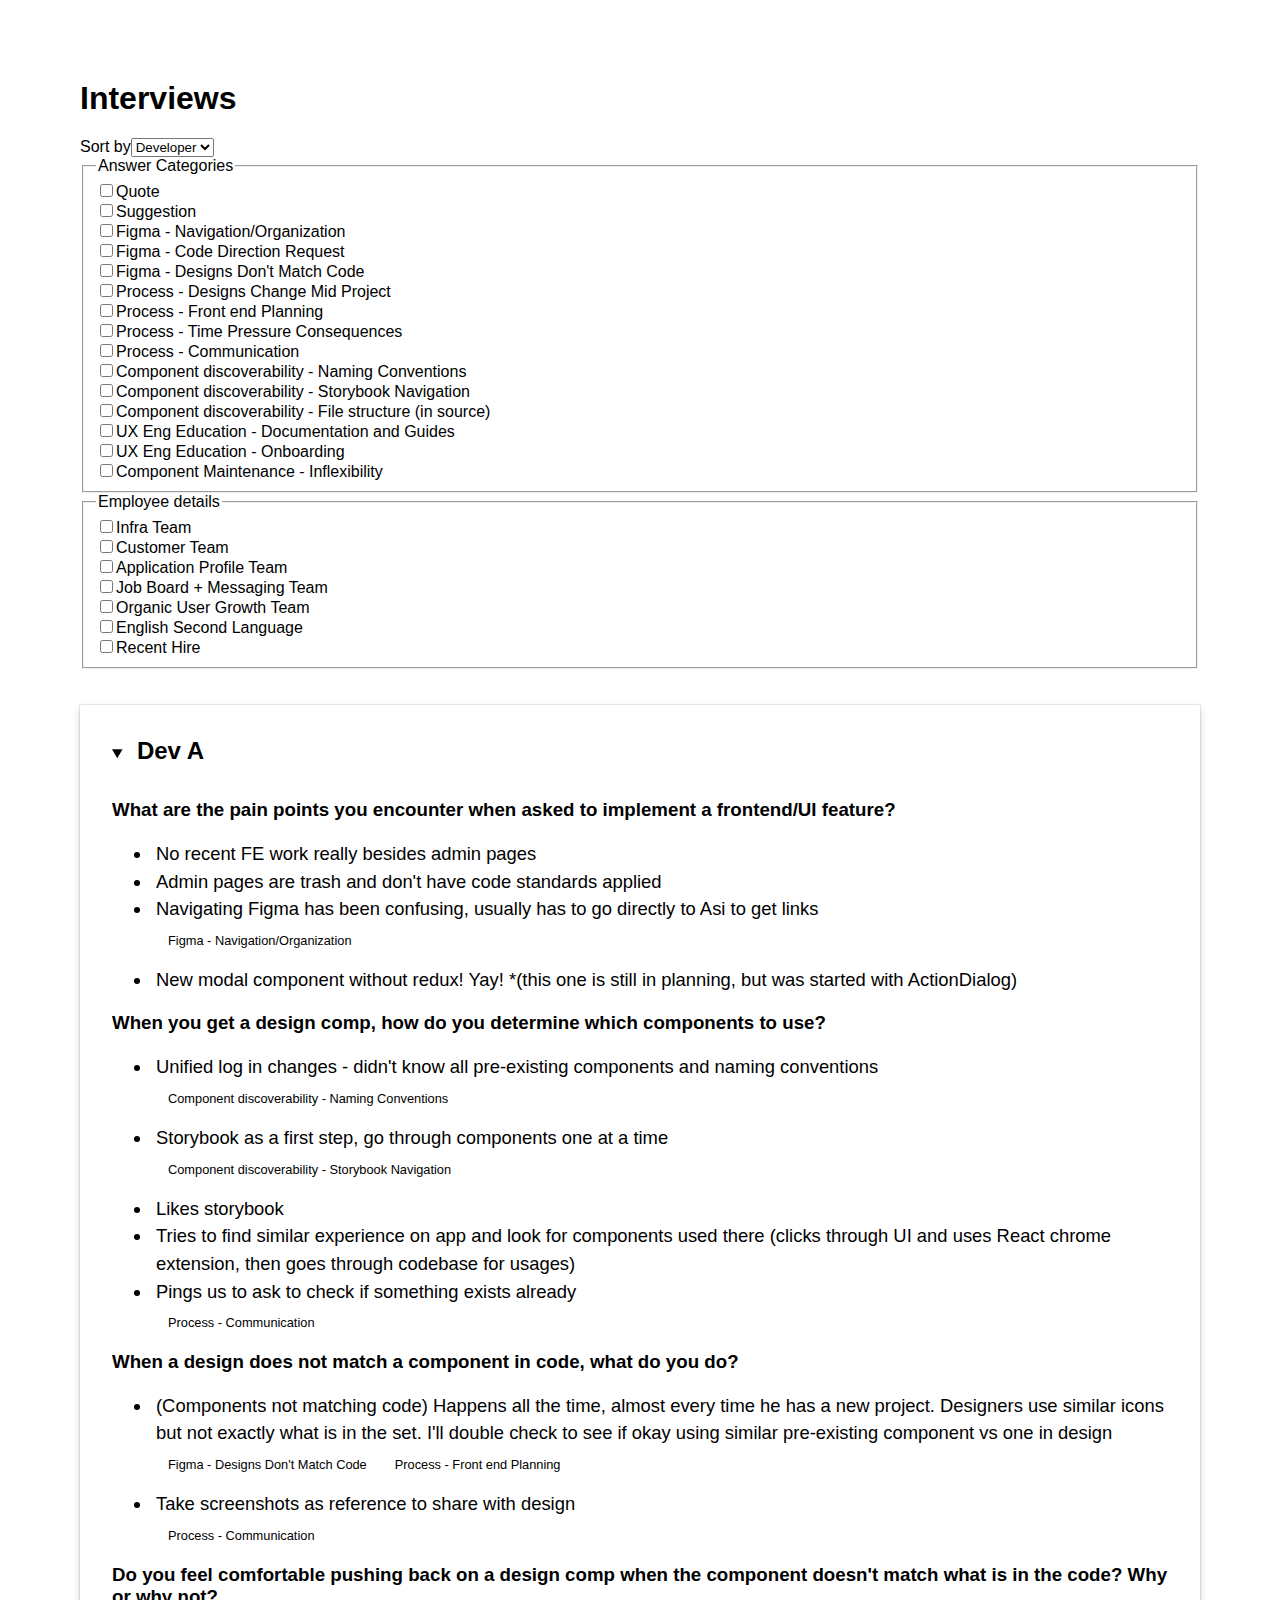
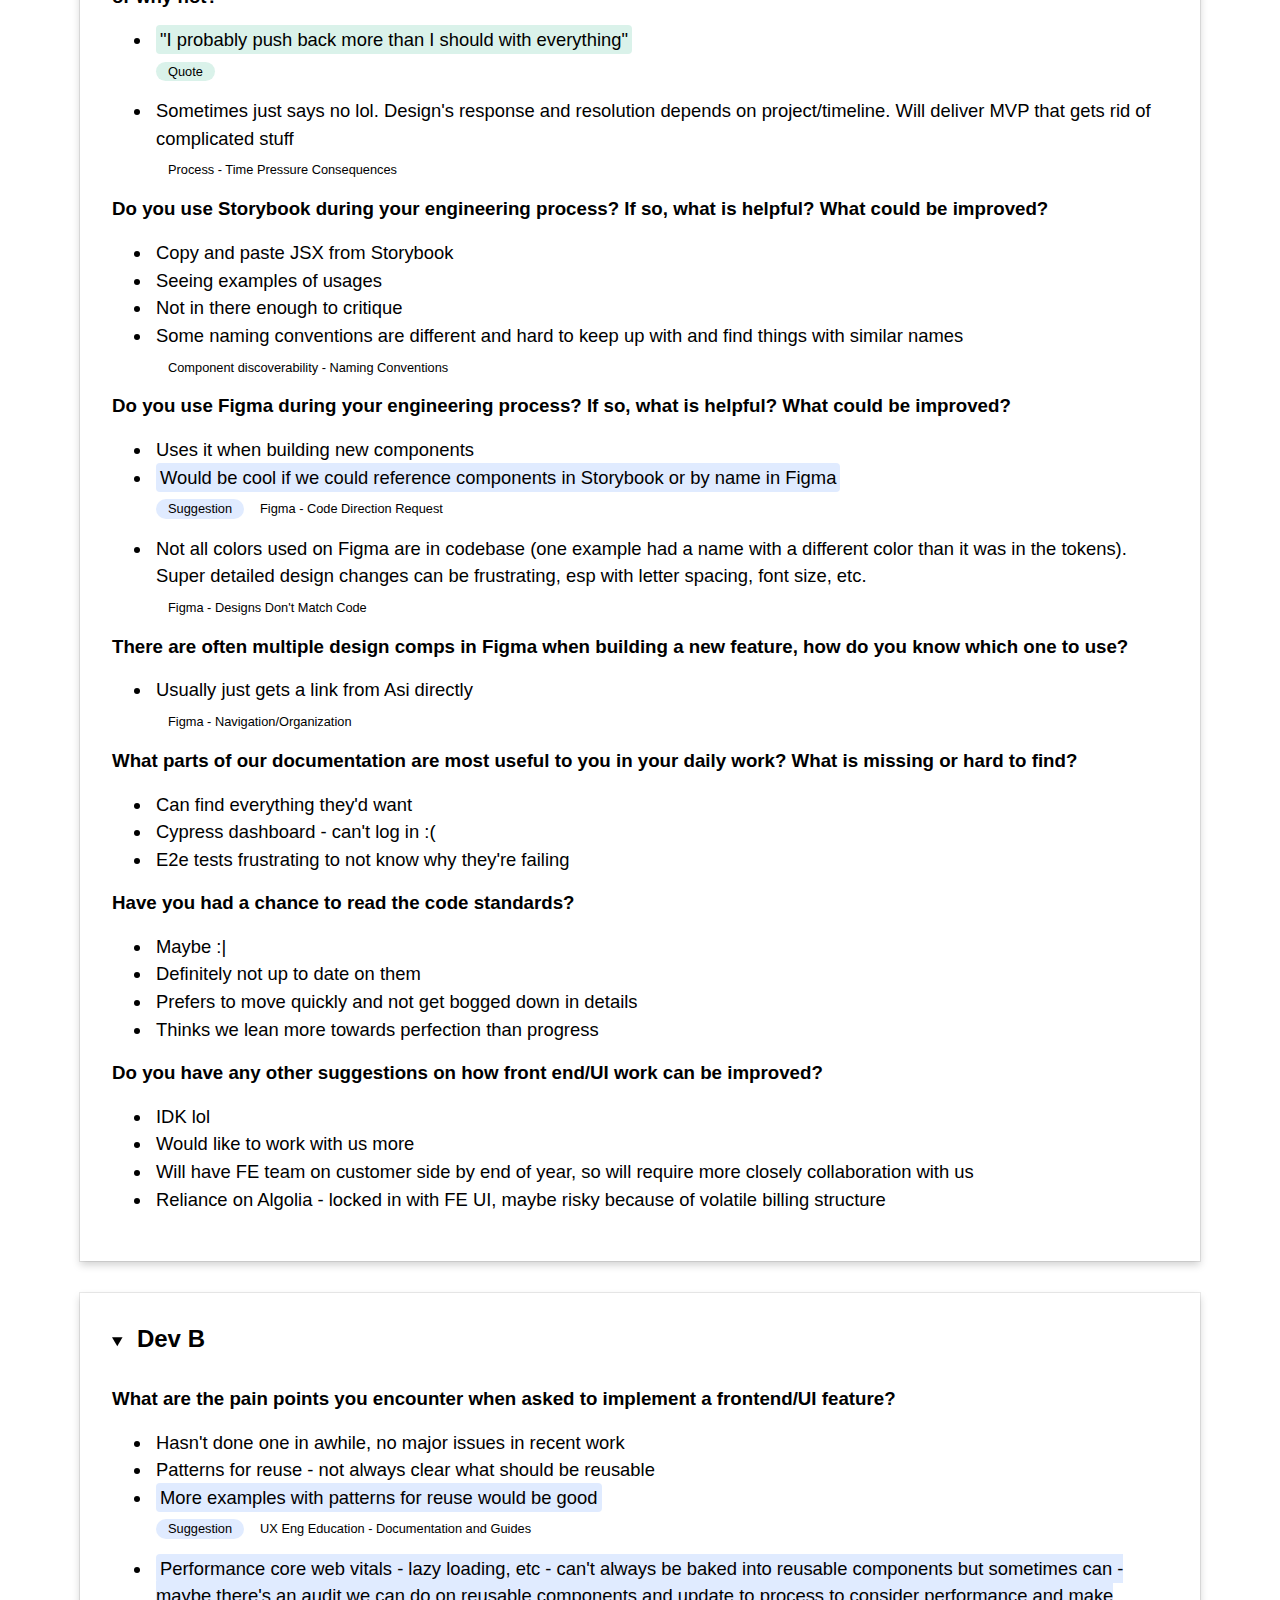
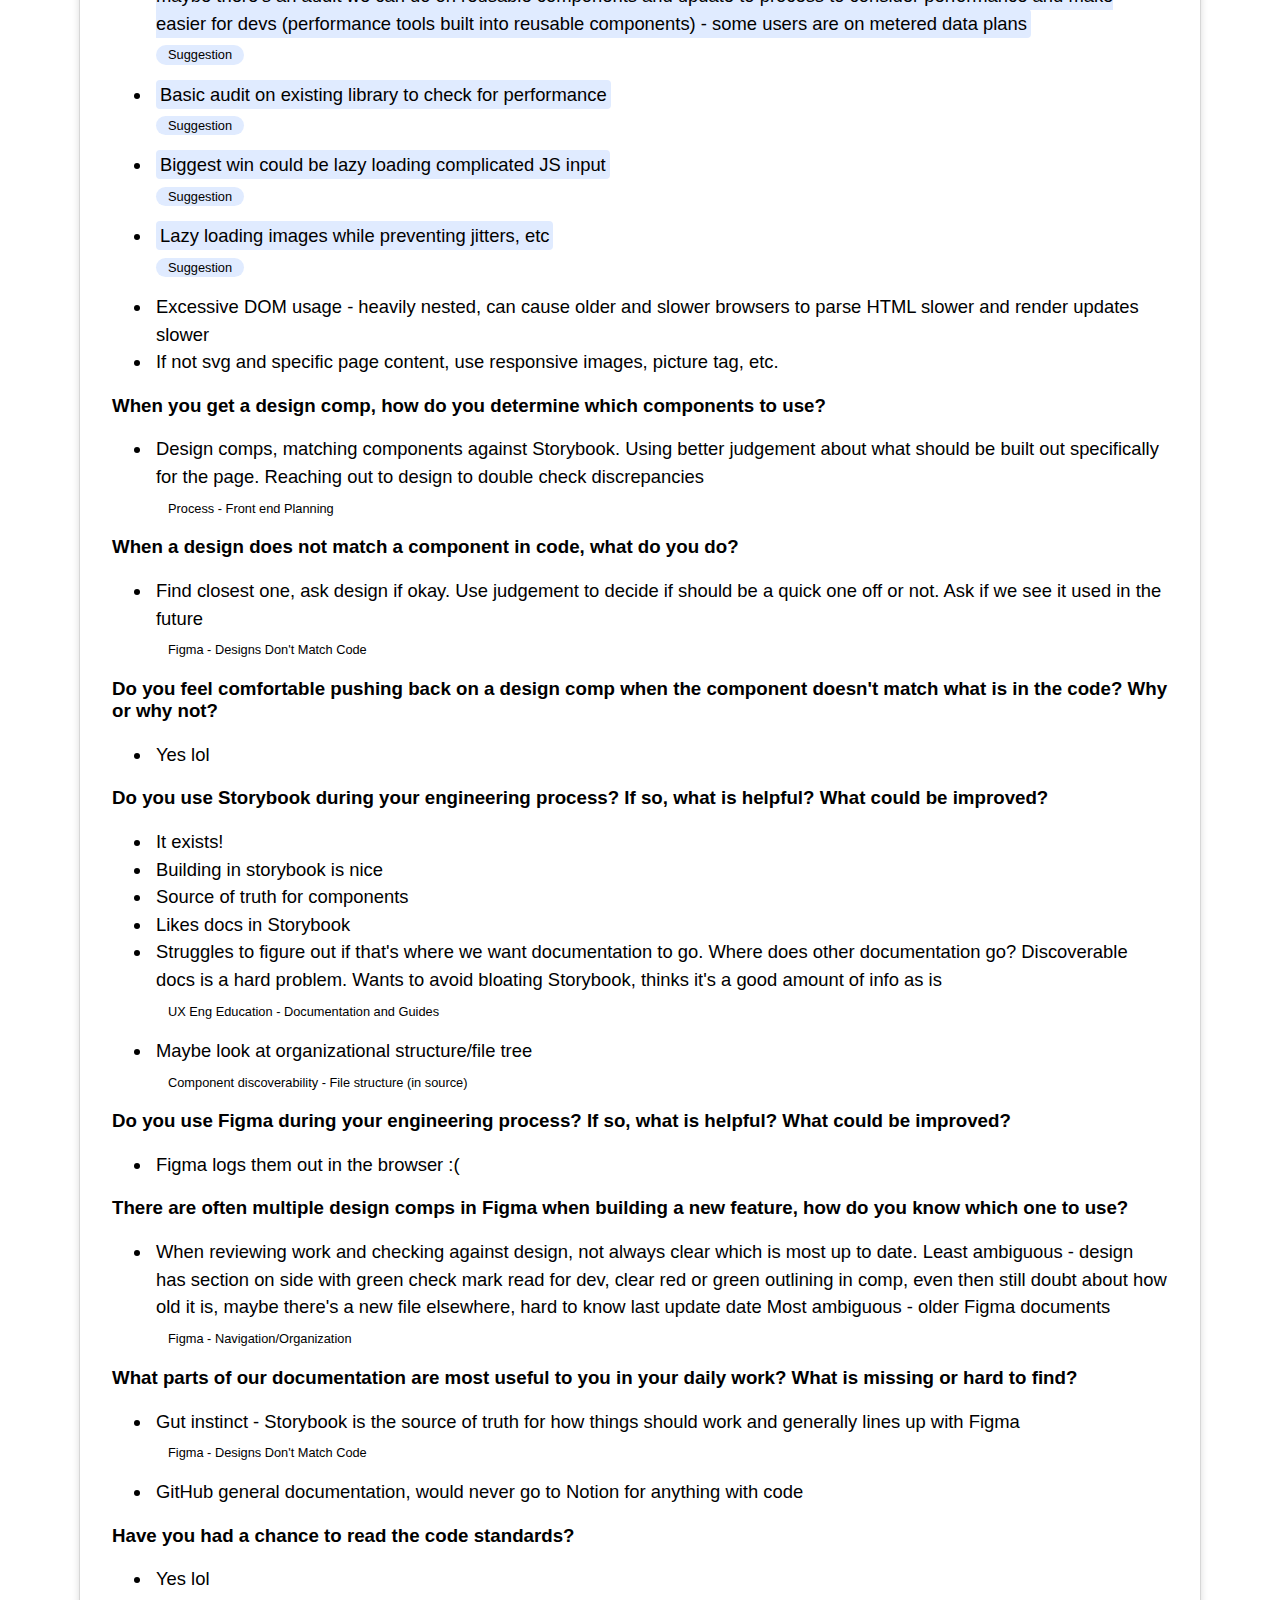
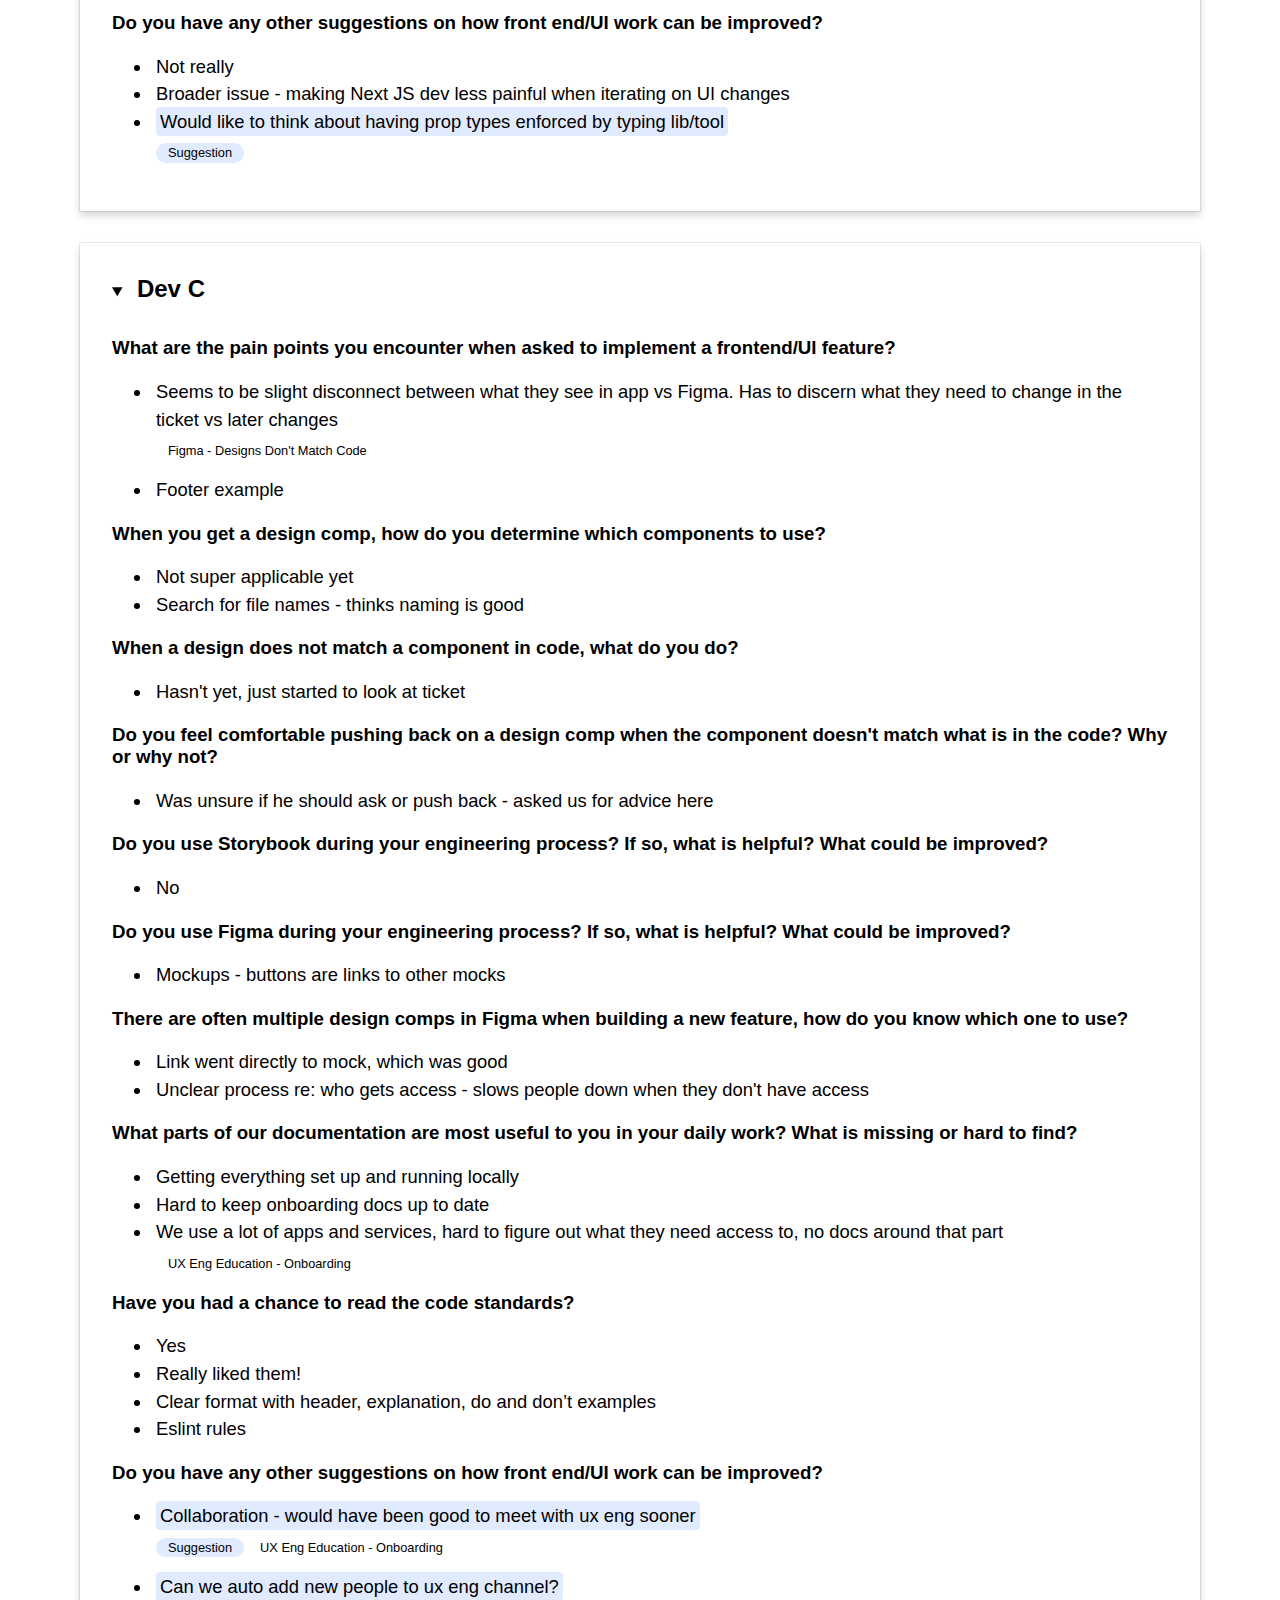
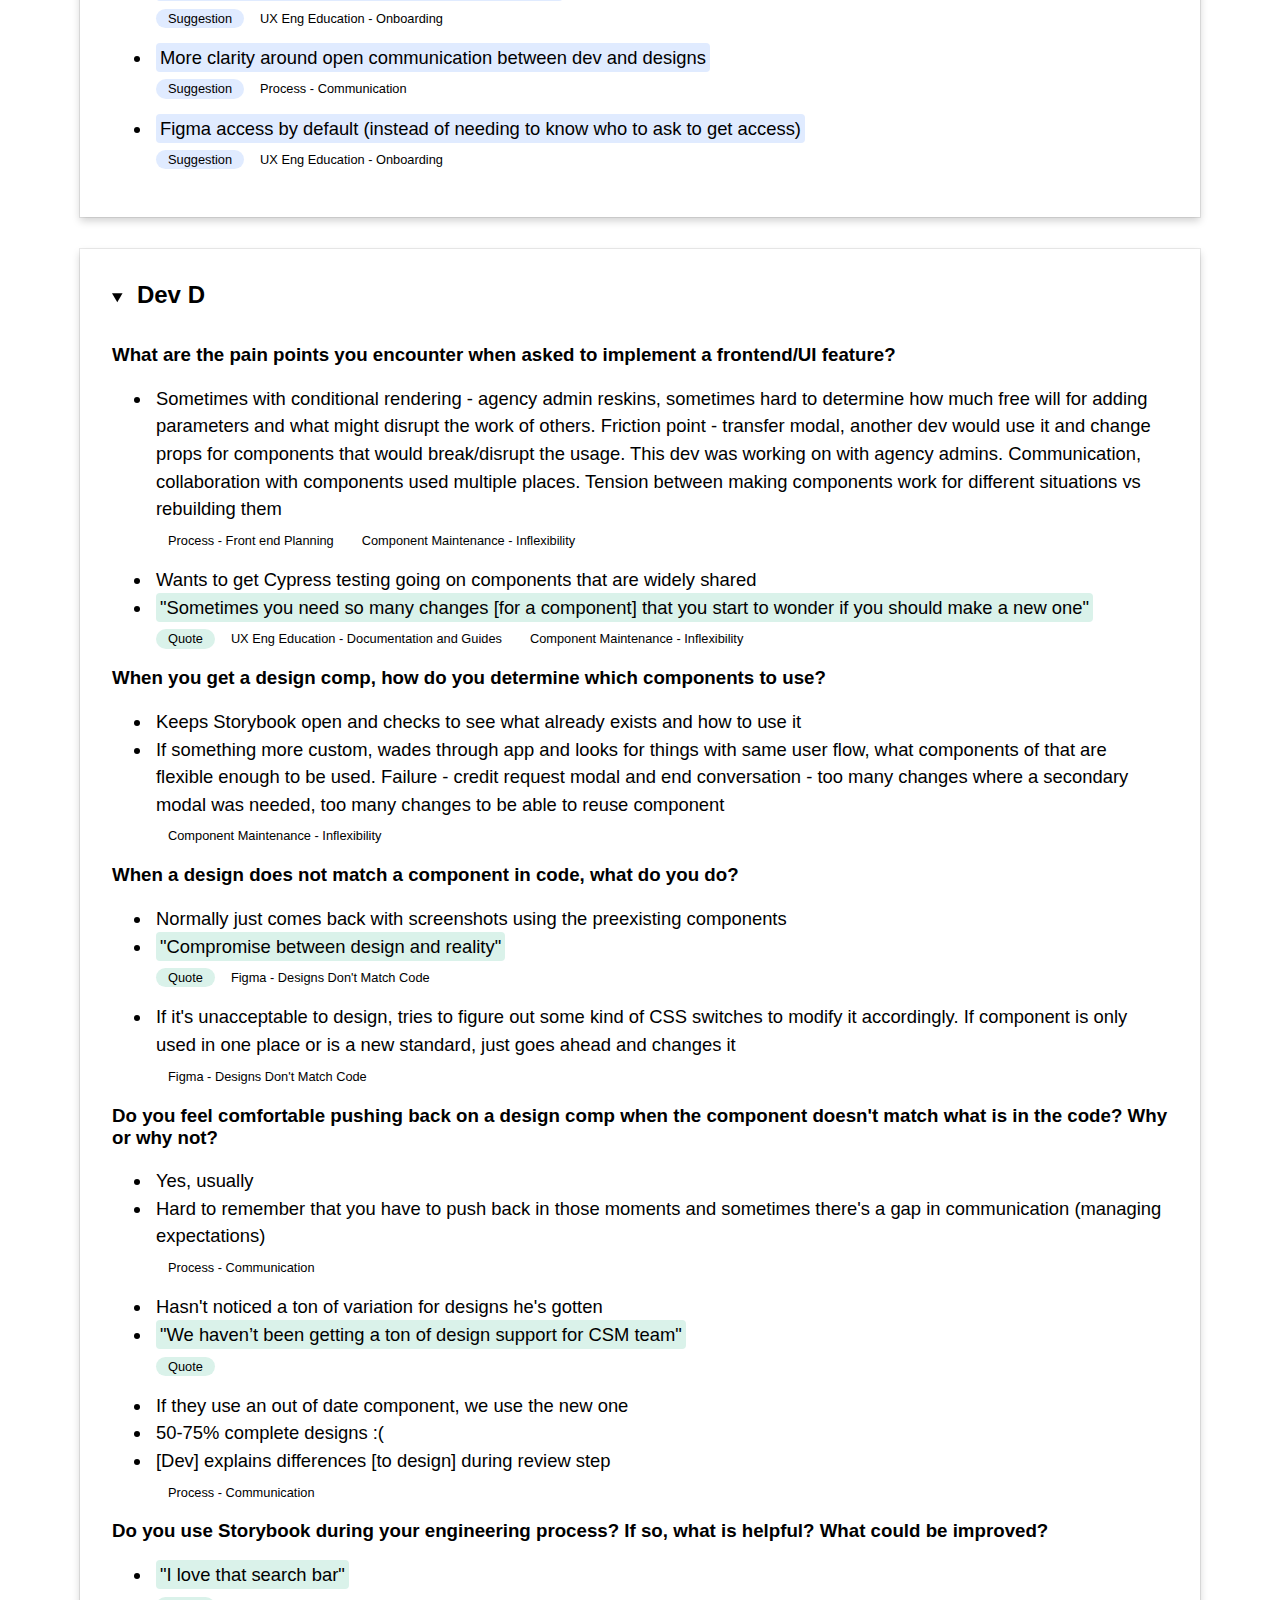
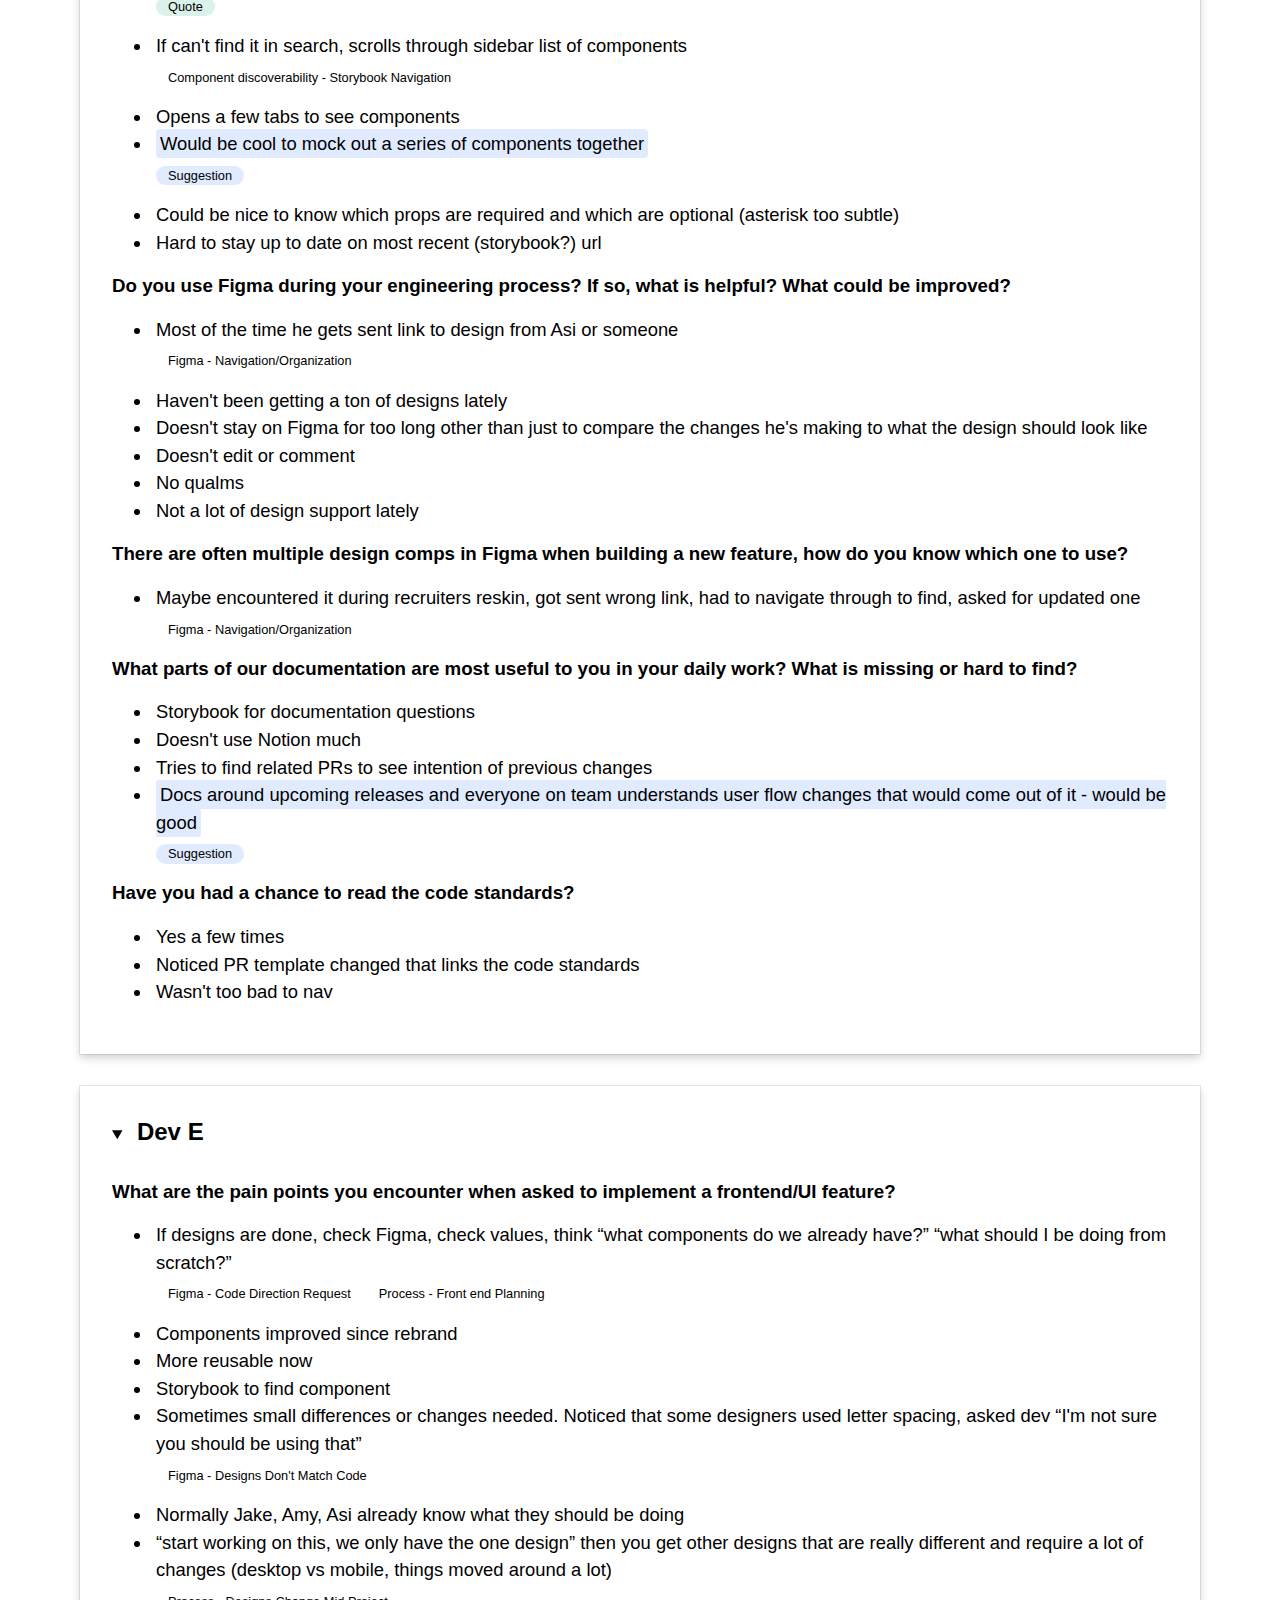
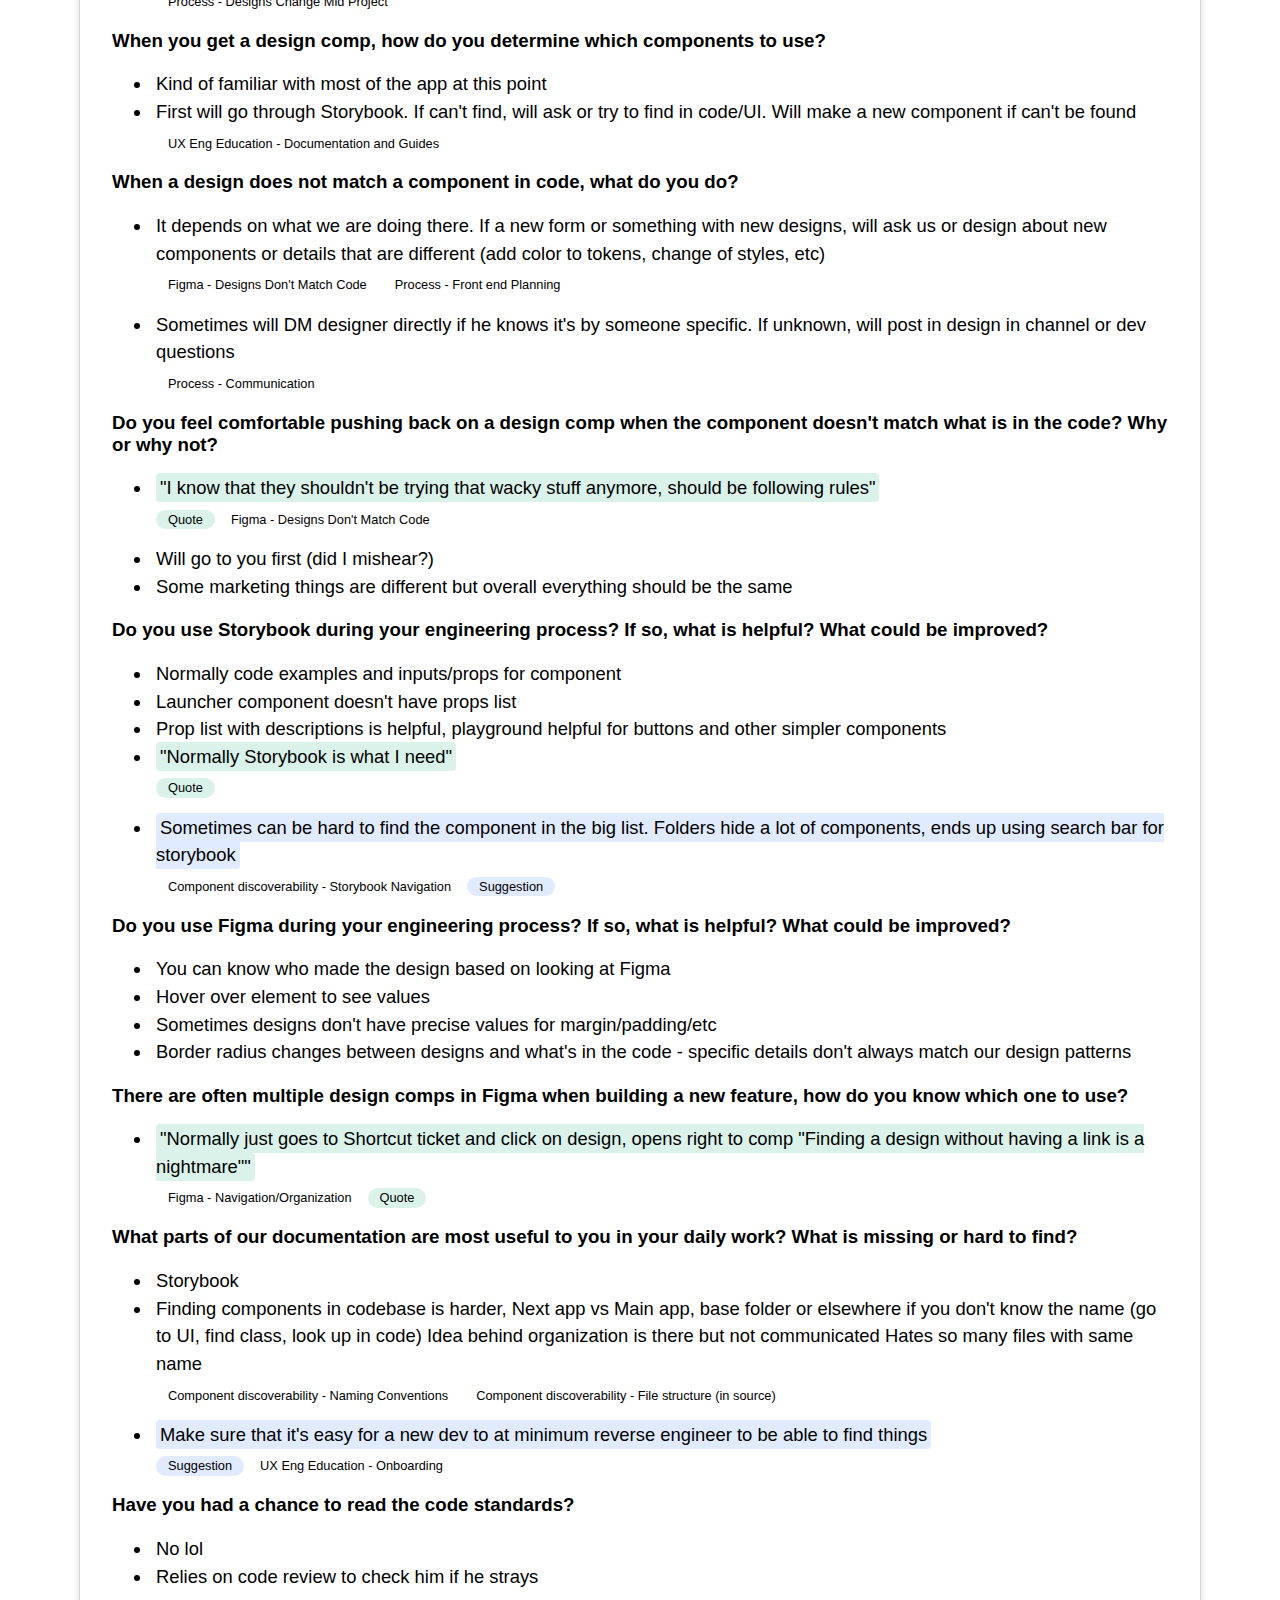
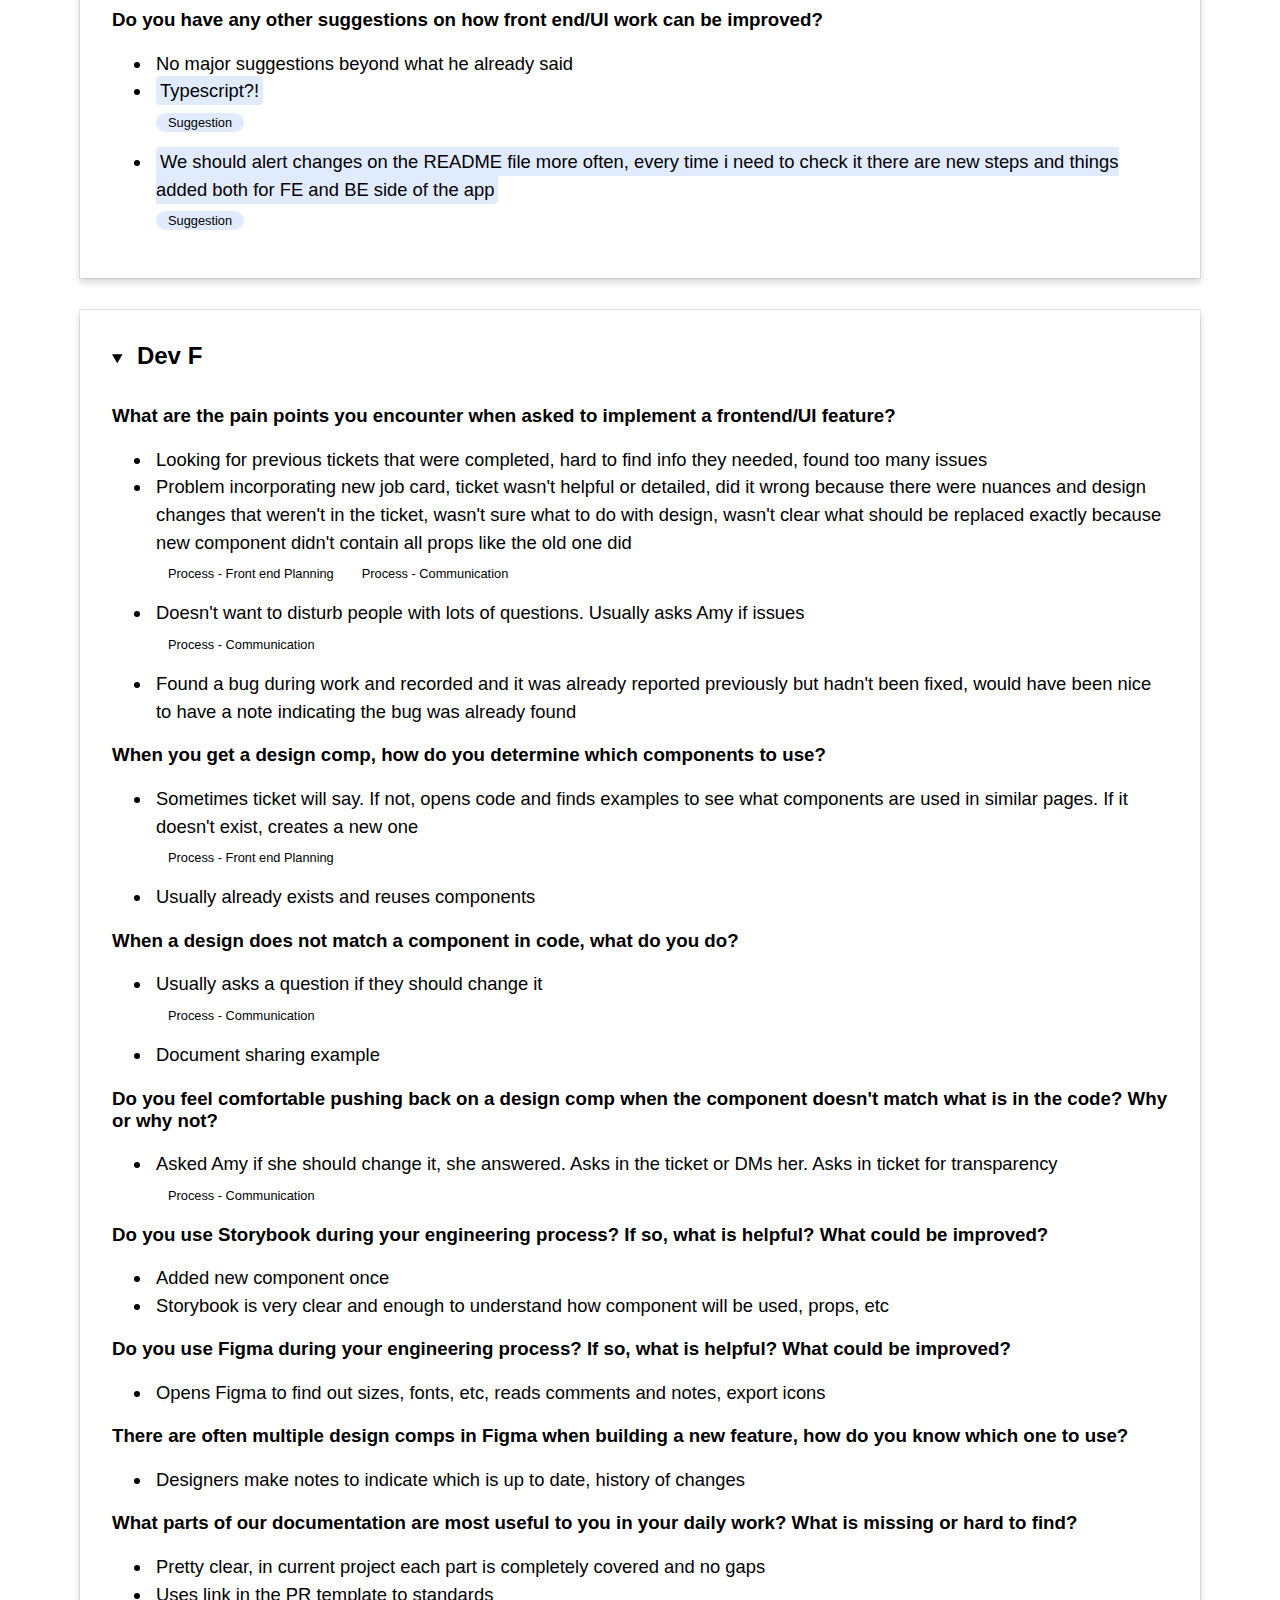
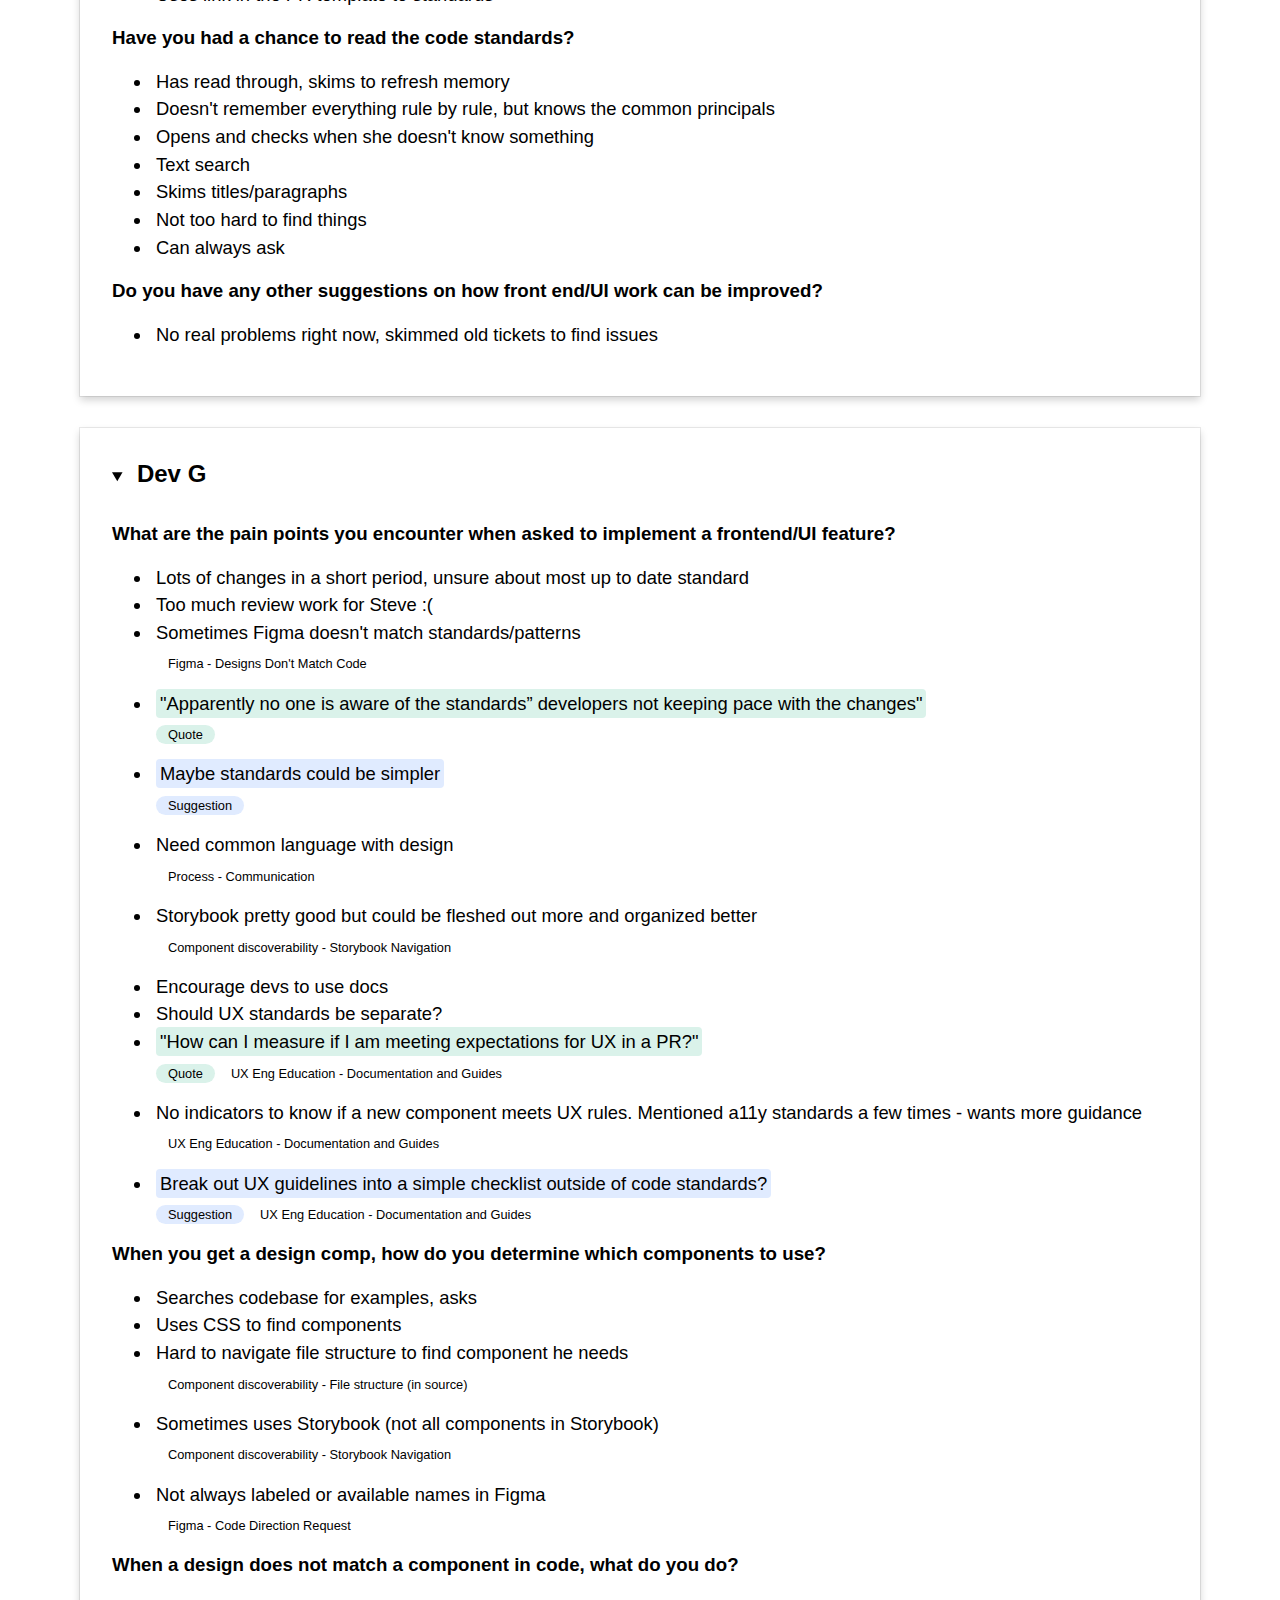
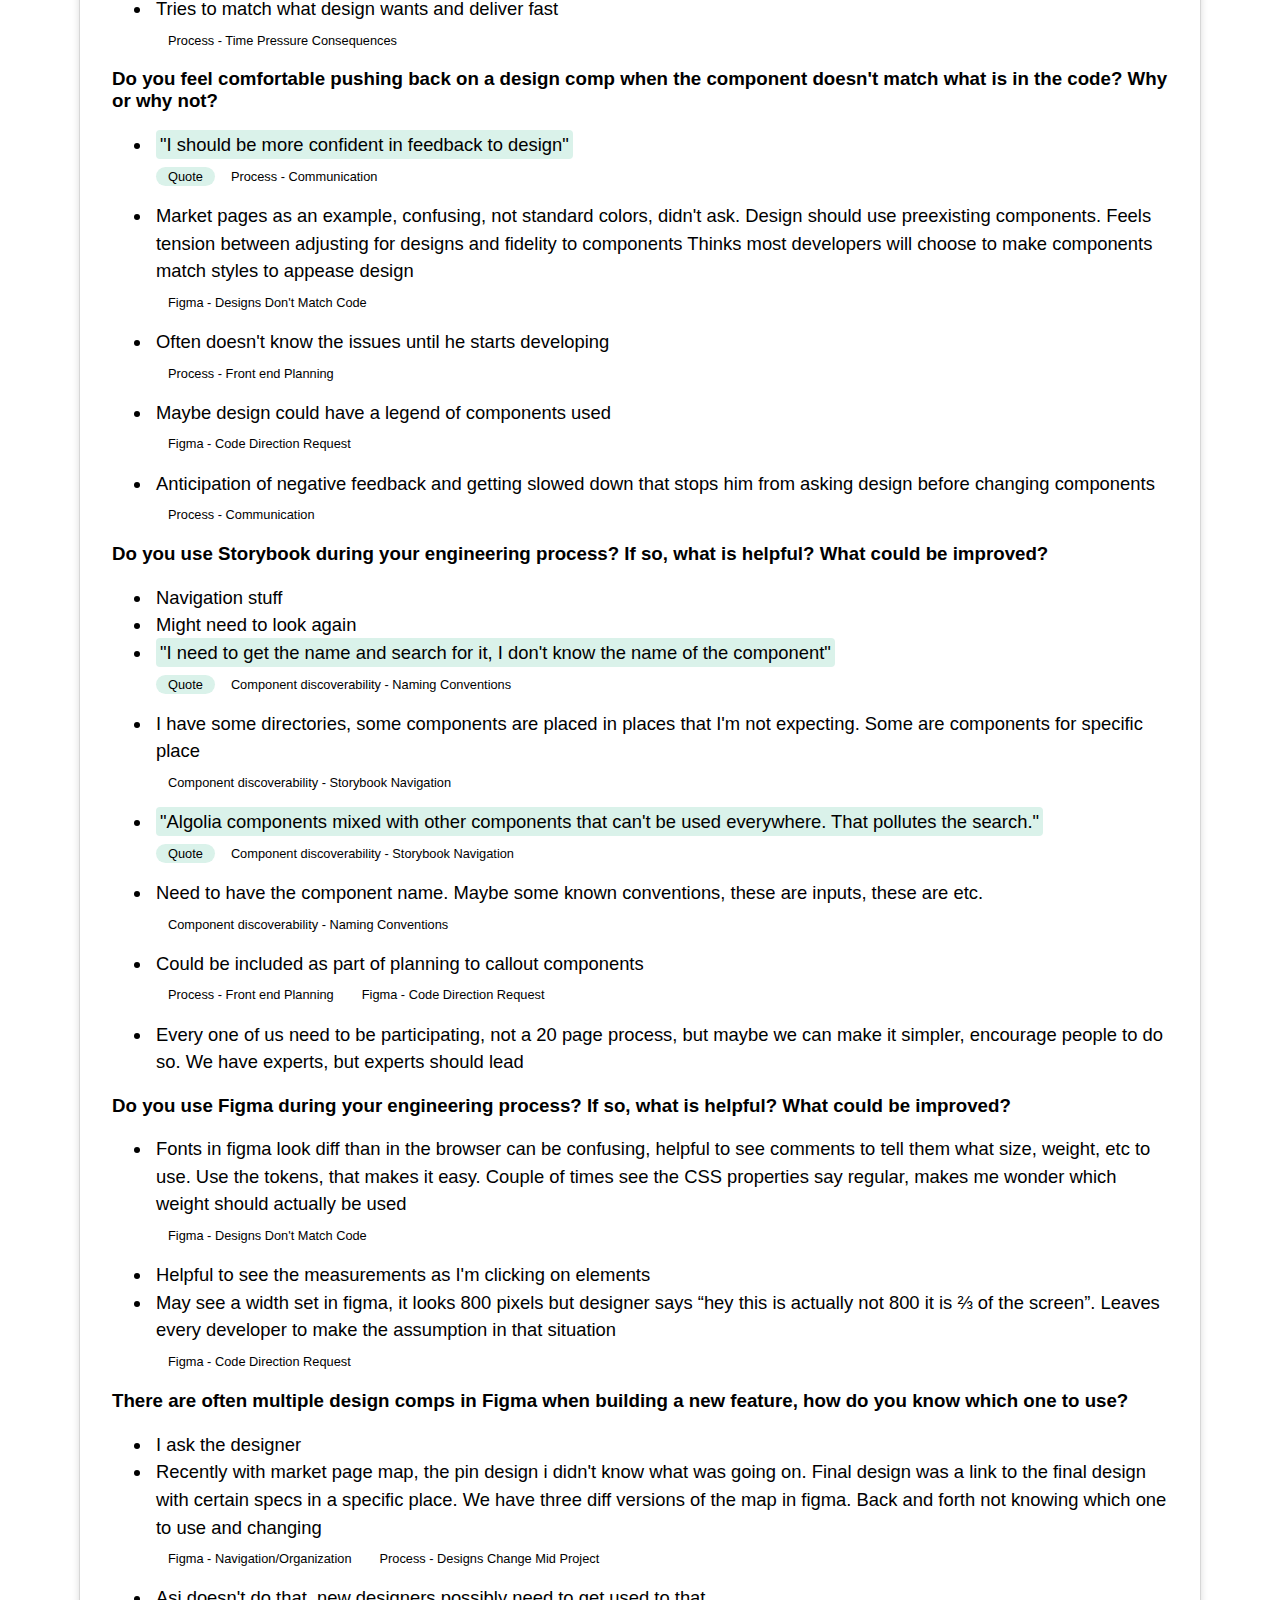
<file: index.html>
<!doctype html><html lang="en"><head><meta charset="utf-8"/><link rel="icon" href="/favicon.ico"/><meta name="viewport" content="width=device-width,initial-scale=1"/><meta name="theme-color" content="#000000"/><meta name="description" content="Web site created using create-react-app"/><link rel="apple-touch-icon" href="/logo192.png"/><link rel="manifest" href="/manifest.json"/><title>React App</title><script defer="defer" src="/static/js/main.f9a76e52.js"></script><link href="/static/css/main.5c20b864.css" rel="stylesheet"></head><body><noscript>You need to enable JavaScript to run this app.</noscript><div id="root"></div></body></html>
</file>
<file: static/css/main.5c20b864.css>
body{-webkit-font-smoothing:antialiased;-moz-osx-font-smoothing:grayscale;font-family:-apple-system,BlinkMacSystemFont,Segoe UI,Roboto,Oxygen,Ubuntu,Cantarell,Fira Sans,Droid Sans,Helvetica Neue,sans-serif;margin:0}.App{margin:5rem;text-align:start}.Answer{font-size:1.15rem;line-height:1.5;padding-left:.25rem}.Answer__quote{background:#daf2ea}.Answer__feature,.Answer__quote{border-radius:.25rem;margin-bottom:1rem;padding:.25rem}.Answer__feature{background:#e0ebff}.Answer__categoryTags{display:flex;gap:.25rem;list-style:none;margin:.5rem 0 1rem;padding:0}.ExpandablePanel{box-shadow:0 .25rem .5rem rgba(0,0,0,.18),0 0 0 .0625rem rgba(0,0,0,.08);margin-bottom:2rem;padding:2rem}.ExpandablePanel__summary{cursor:pointer;vertical-align:center}.ExpandablePanel__summaryContent{display:inline-block;font-size:1.5rem;margin:0 0 1rem;padding-left:.5rem}.CategoryTag{border-radius:999rem;font-size:.8rem;padding:0 .75rem}.CategoryTag__Quote{background:#daf2ea}.CategoryTag__Suggestion{background:#e0ebff}
/*# sourceMappingURL=main.5c20b864.css.map*/
</file>
